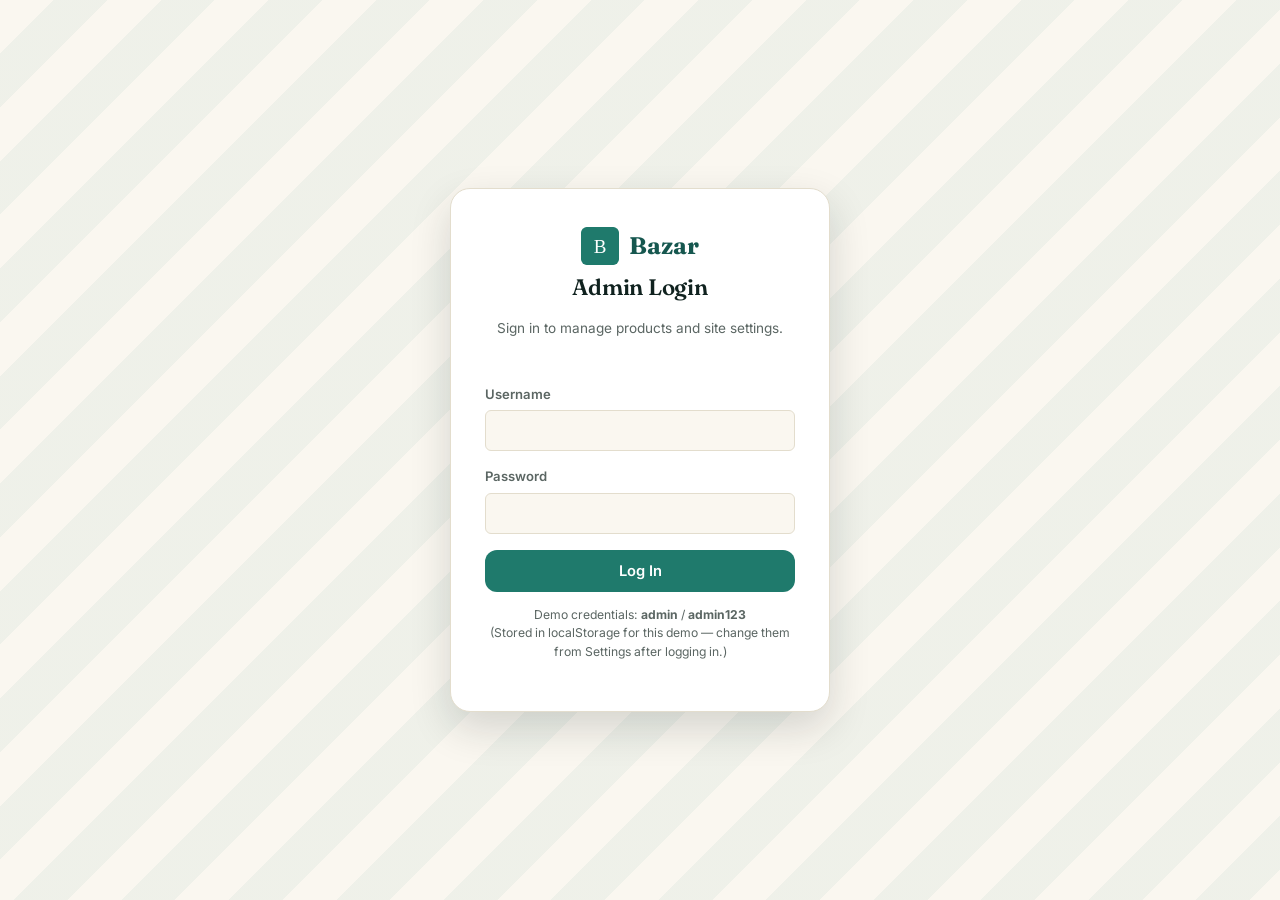
<file: admin-dashboard.html>
<!DOCTYPE html>
<html lang="en">
<head>
<meta charset="UTF-8">
<meta name="viewport" content="width=device-width, initial-scale=1.0">
<title>Dashboard | Bazar Admin</title>
<link rel="preconnect" href="https://fonts.googleapis.com">
<link href="https://fonts.googleapis.com/css2?family=Fraunces:wght@500;600;700&family=Inter:wght@400;500;600;700&family=JetBrains+Mono:wght@500;700&display=swap" rel="stylesheet">
<link rel="stylesheet" href="css/style.css">
<link rel="stylesheet" href="css/admin.css">
</head>
<body class="admin-body" data-require-auth="true">

<div class="admin-shell">
  <aside class="admin-sidebar">
    <div class="brand">
      <img class="brand-logo" data-bind="logo" alt="Site logo">
      <span class="brand-name" data-bind="siteName">Bazar</span>
    </div>
    <a class="nav-link active" href="admin-dashboard.html">📦 Products</a>
    <a class="nav-link" href="admin-settings.html">⚙️ Settings</a>
    <a class="nav-link" href="index.html" target="_blank">🌐 View site</a>
    <div class="nav-spacer"></div>
    <button class="nav-link" id="logoutBtn" style="text-align:left;border:none;background:none;width:100%;">🚪 Logout</button>
  </aside>

  <main class="admin-main">
    <div class="admin-topbar">
      <h1>Products</h1>
      <button class="btn btn-primary" id="addProductBtn">+ Add New Product</button>
    </div>

    <div class="stat-row">
      <div class="stat-card"><div class="num" id="statTotal">0</div><div class="lbl">Total listings</div></div>
      <div class="stat-card"><div class="num" id="statCities">0</div><div class="lbl">Cities covered</div></div>
    </div>

    <div class="table-wrap">
      <table class="admin-table">
        <thead>
          <tr><th>Image</th><th>Name</th><th>Price</th><th>City</th><th>WhatsApp</th><th>Actions</th></tr>
        </thead>
        <tbody id="productTableBody"></tbody>
      </table>
    </div>
  </main>
</div>

<script src="js/settings.js"></script>
<script src="js/drive-upload.js"></script>
<script src="js/admin.js"></script>
</body>
</html>
</file>
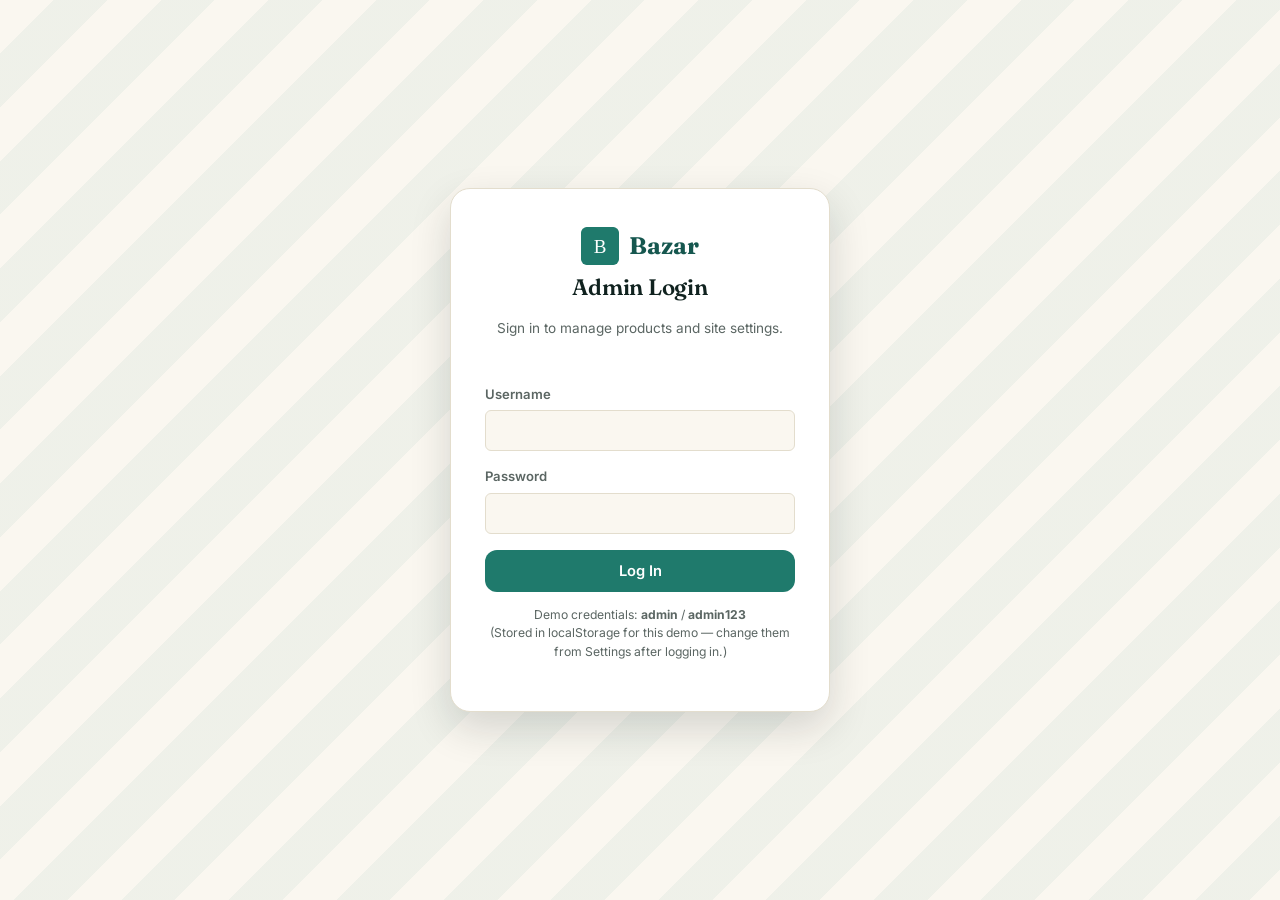
<file: admin-product-form.html>
<!DOCTYPE html>
<html lang="en">
<head>
<meta charset="UTF-8">
<meta name="viewport" content="width=device-width, initial-scale=1.0">
<title>Add Product | Bazar Admin</title>
<link rel="preconnect" href="https://fonts.googleapis.com">
<link href="https://fonts.googleapis.com/css2?family=Fraunces:wght@500;600;700&family=Inter:wght@400;500;600;700&family=JetBrains+Mono:wght@500;700&display=swap" rel="stylesheet">
<link rel="stylesheet" href="css/style.css">
<link rel="stylesheet" href="css/admin.css">
</head>
<body class="admin-body" data-require-auth="true">

<div class="admin-shell">
  <aside class="admin-sidebar">
    <div class="brand">
      <img class="brand-logo" data-bind="logo" alt="Site logo">
      <span class="brand-name" data-bind="siteName">Bazar</span>
    </div>
    <a class="nav-link active" href="admin-dashboard.html">📦 Products</a>
    <a class="nav-link" href="admin-settings.html">⚙️ Settings</a>
    <a class="nav-link" href="index.html" target="_blank">🌐 View site</a>
    <div class="nav-spacer"></div>
    <button class="nav-link" id="logoutBtn" style="text-align:left;border:none;background:none;width:100%;">🚪 Logout</button>
  </aside>

  <main class="admin-main">
    <div class="admin-topbar">
      <h1 id="formTitle">Add New Product</h1>
      <a href="admin-dashboard.html" class="btn btn-outline">&larr; Back to list</a>
    </div>

    <div class="form-card">
      <div class="image-upload-box">
        <img id="imagePreview" style="display:none;" alt="Preview">
        <div class="field" style="text-align:left;">
          <label for="imageFile">Product image (upload from your device)</label>
          <input type="file" id="imageFile" accept="image/*">
        </div>
        <button type="button" class="btn btn-outline" id="driveUploadBtn">☁️ Upload selected file to Google Drive instead</button>
        <p class="hint" id="driveStatus">Optional — if Google Drive isn't configured yet, the locally chosen file above is used directly.</p>
      </div>

      <form id="productForm">
        <div class="form-grid">
          <div class="field"><label for="name">Product Name</label><input type="text" id="name" required></div>
          <div class="field"><label for="price">Price (₹)</label><input type="number" id="price" min="0" required></div>
          <div class="field"><label for="age">Product Age</label><input type="text" id="age" placeholder="e.g. 6 Months" required></div>
          <div class="field"><label for="city">City</label><input type="text" id="city" required></div>
          <div class="field full"><label for="address">Address</label><input type="text" id="address" required></div>
          <div class="field full"><label for="description">Description</label><textarea id="description" required></textarea></div>
          <div class="field"><label for="whatsapp">WhatsApp Number (with country code, digits only)</label><input type="text" id="whatsapp" placeholder="919999999999" required></div>
        </div>
        <div class="form-actions">
          <button type="submit" class="btn btn-primary">Save Product</button>
          <a href="admin-dashboard.html" class="btn btn-outline">Cancel</a>
        </div>
      </form>
    </div>
  </main>
</div>

<script src="js/settings.js"></script>
<script src="js/drive-upload.js"></script>
<script src="js/admin.js"></script>
</body>
</html>
</file>
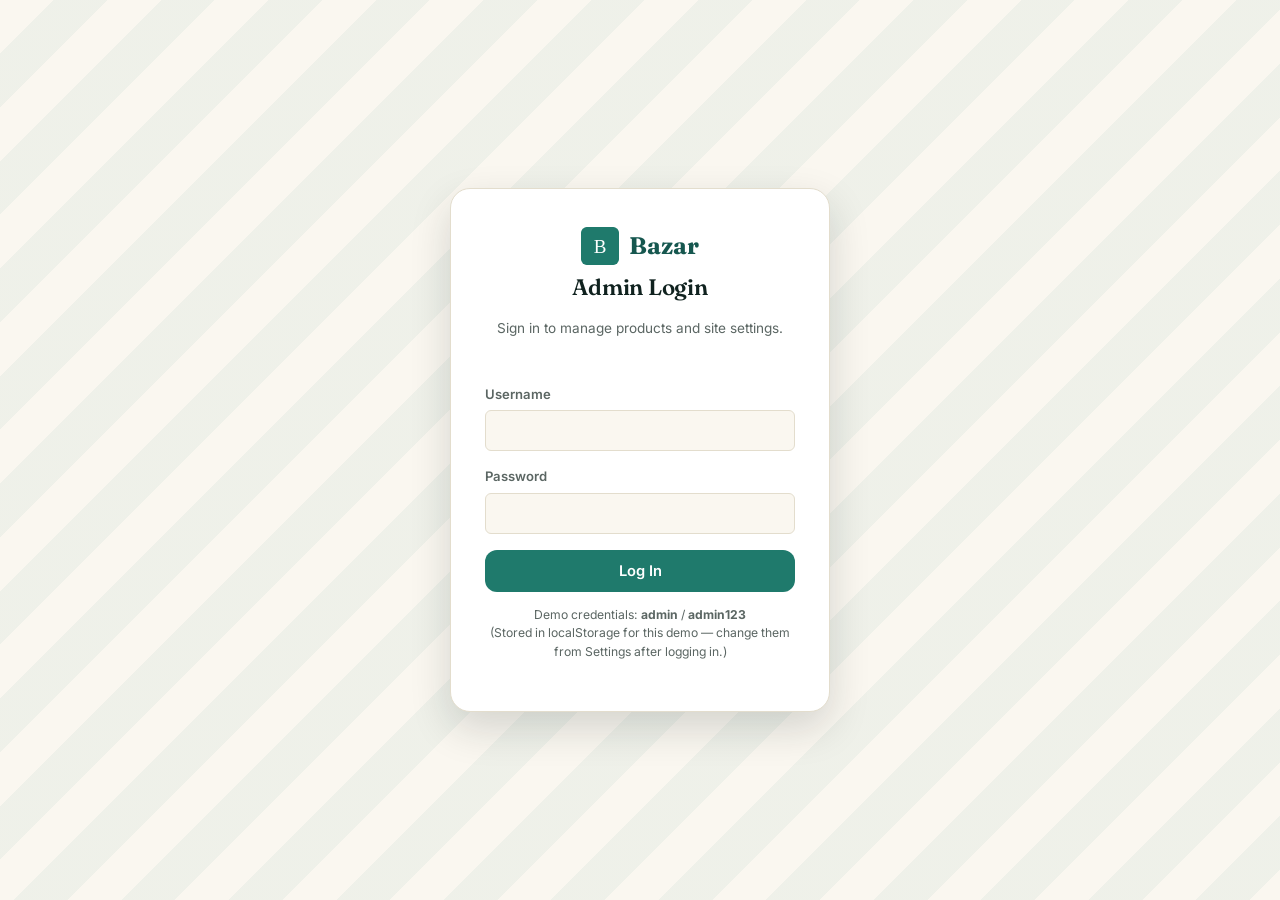
<file: admin-settings.html>
<!DOCTYPE html>
<html lang="en">
<head>
<meta charset="UTF-8">
<meta name="viewport" content="width=device-width, initial-scale=1.0">
<title>Settings | Bazar Admin</title>
<link rel="preconnect" href="https://fonts.googleapis.com">
<link href="https://fonts.googleapis.com/css2?family=Fraunces:wght@500;600;700&family=Inter:wght@400;500;600;700&family=JetBrains+Mono:wght@500;700&display=swap" rel="stylesheet">
<link rel="stylesheet" href="css/style.css">
<link rel="stylesheet" href="css/admin.css">
</head>
<body class="admin-body" data-require-auth="true">

<div class="admin-shell">
  <aside class="admin-sidebar">
    <div class="brand">
      <img class="brand-logo" data-bind="logo" alt="Site logo">
      <span class="brand-name" data-bind="siteName">Bazar</span>
    </div>
    <a class="nav-link" href="admin-dashboard.html">📦 Products</a>
    <a class="nav-link active" href="admin-settings.html">⚙️ Settings</a>
    <a class="nav-link" href="index.html" target="_blank">🌐 View site</a>
    <div class="nav-spacer"></div>
    <button class="nav-link" id="logoutBtn" style="text-align:left;border:none;background:none;width:100%;">🚪 Logout</button>
  </aside>

  <main class="admin-main">
    <div class="admin-topbar"><h1>Website Settings</h1></div>

    <div class="form-card" style="margin-bottom:24px;">
      <h3 style="margin-top:0;">Branding</h3>
      <form id="settingsForm" class="settings-grid">
        <div class="logo-preview-row">
          <img id="logoPreview" alt="Logo preview">
          <div class="field" style="margin:0;flex:1;">
            <label for="logoFile">Website Logo</label>
            <input type="file" id="logoFile" accept="image/*">
          </div>
        </div>
        <div class="field"><label for="siteName">Website Name</label><input type="text" id="siteName" required></div>
        <div class="field"><label for="headerTitle">Header Title / Tagline</label><input type="text" id="headerTitle" required></div>
        <div class="form-actions"><button type="submit" class="btn btn-primary">Save Settings</button></div>
      </form>
    </div>

    <div class="form-card">
      <h3 style="margin-top:0;">Admin Login Credentials</h3>
      <form id="credsForm" class="settings-grid">
        <div class="field"><label for="newUsername">Username</label><input type="text" id="newUsername" required></div>
        <div class="field"><label for="newPassword">New Password</label><input type="password" id="newPassword" placeholder="Enter a new password" required></div>
        <div class="form-actions"><button type="submit" class="btn btn-outline">Update Credentials</button></div>
      </form>
    </div>
  </main>
</div>

<script src="js/settings.js"></script>
<script src="js/admin.js"></script>
</body>
</html>
</file>
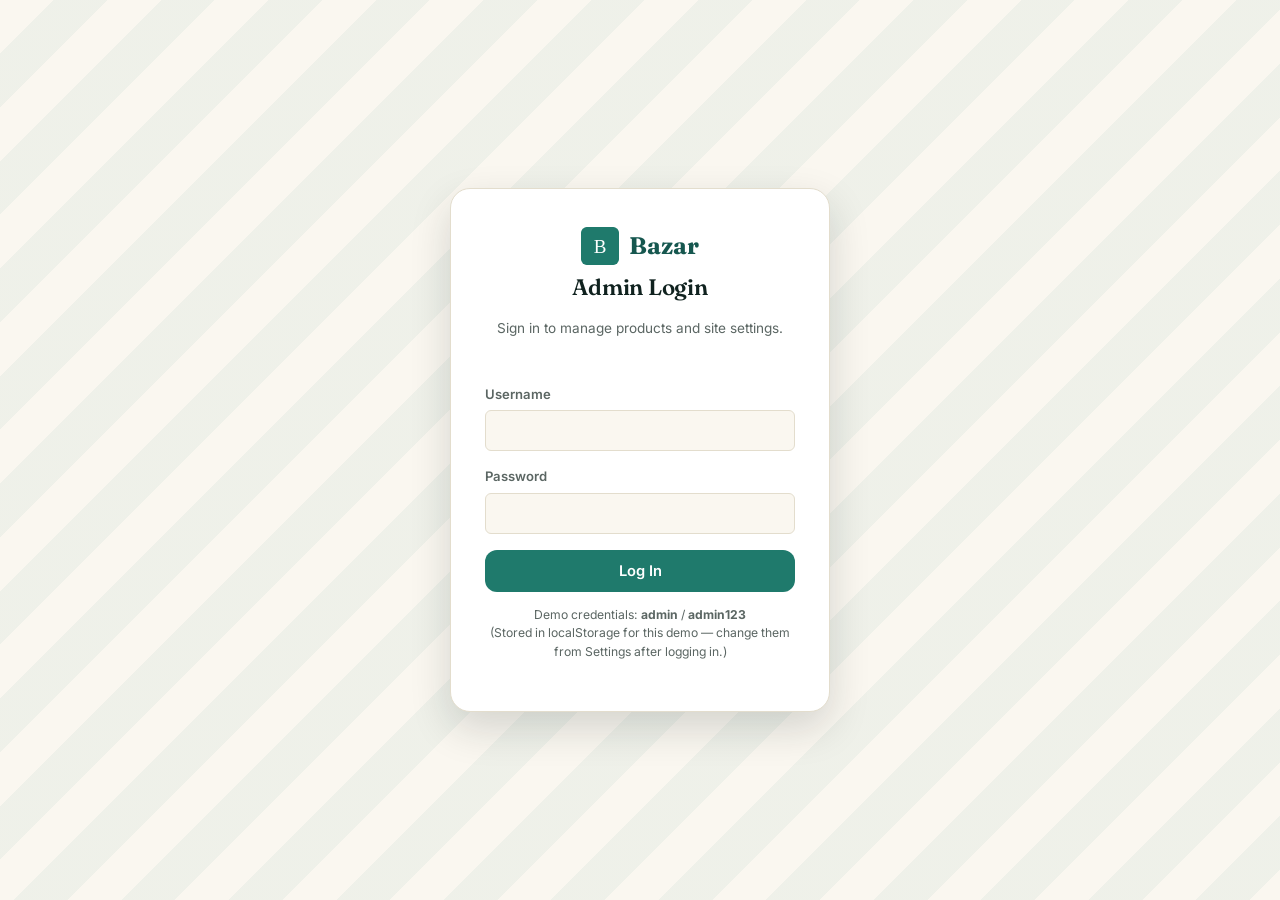
<file: admin.html>
<!DOCTYPE html>
<html lang="en">
<head>
<meta charset="UTF-8">
<meta name="viewport" content="width=device-width, initial-scale=1.0">
<title>Admin Login | Bazar</title>
<link rel="preconnect" href="https://fonts.googleapis.com">
<link href="https://fonts.googleapis.com/css2?family=Fraunces:wght@500;600;700&family=Inter:wght@400;500;600;700&family=JetBrains+Mono:wght@500;700&display=swap" rel="stylesheet">
<link rel="stylesheet" href="css/style.css">
<link rel="stylesheet" href="css/admin.css">
</head>
<body class="admin-body">

<div class="login-wrap">
  <div class="login-card">
    <div class="brand">
      <img class="brand-logo" data-bind="logo" alt="Site logo">
      <span class="brand-name" data-bind="siteName">Bazar</span>
    </div>
    <h1>Admin Login</h1>
    <p class="sub">Sign in to manage products and site settings.</p>

    <p class="login-error" id="loginError"></p>

    <form id="loginForm">
      <div class="field">
        <label for="username">Username</label>
        <input type="text" id="username" autocomplete="username" required>
      </div>
      <div class="field">
        <label for="password">Password</label>
        <input type="password" id="password" autocomplete="current-password" required>
      </div>
      <button type="submit" class="btn btn-primary" style="width:100%;">Log In</button>
    </form>

    <p class="login-hint">Demo credentials: <strong>admin</strong> / <strong>admin123</strong><br>
    (Stored in localStorage for this demo — change them from Settings after logging in.)</p>
  </div>
</div>

<script src="js/settings.js"></script>
<script src="js/admin.js"></script>
</body>
</html>
</file>
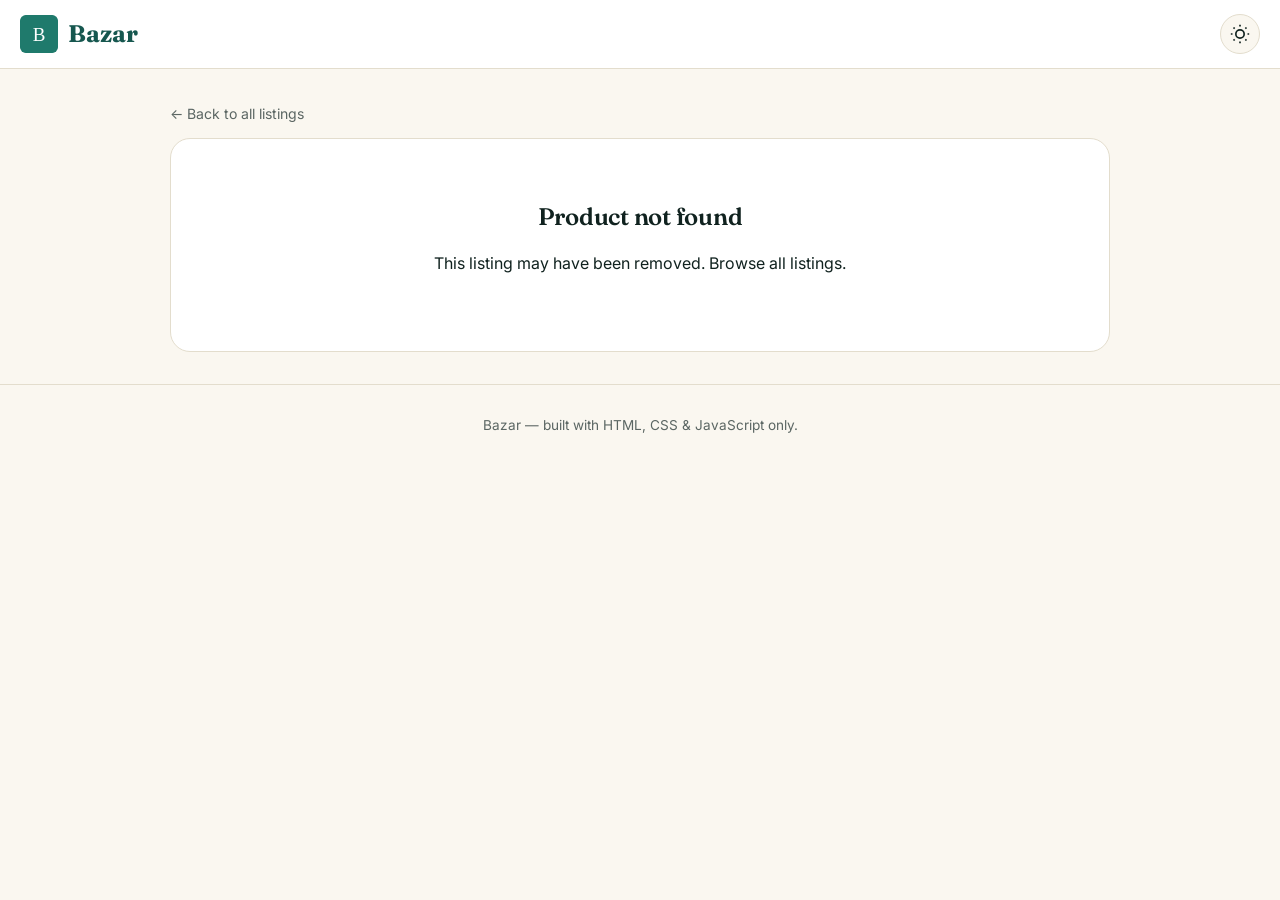
<file: product.html>
<!DOCTYPE html>
<html lang="en">
<head>
<meta charset="UTF-8">
<meta name="viewport" content="width=device-width, initial-scale=1.0">
<title>Product | Bazar</title>
<link rel="preconnect" href="https://fonts.googleapis.com">
<link href="https://fonts.googleapis.com/css2?family=Fraunces:wght@500;600;700&family=Inter:wght@400;500;600;700&family=JetBrains+Mono:wght@500;700&display=swap" rel="stylesheet">
<link rel="stylesheet" href="css/style.css">
<style>
  .pdp-wrap { max-width: 980px; margin: 32px auto; }
  .pdp-card { display: grid; grid-template-columns: 1fr 1fr; gap: 0; background: var(--surface); border: 1px solid var(--border); border-radius: var(--radius-lg); overflow: hidden; }
  .pdp-img-wrap { background: var(--teal-200); }
  .pdp-img { width: 100%; height: 100%; object-fit: cover; min-height: 320px; }
  .pdp-info { padding: 32px; display: flex; flex-direction: column; gap: 14px; }
  .back-link { display: inline-flex; gap: 6px; align-items: center; color: var(--text-soft); font-size: .88rem; margin-bottom: 14px; }
  @media (max-width: 760px) { .pdp-card { grid-template-columns: 1fr; } }
</style>
</head>
<body>

<header class="site-header">
  <div class="container header-top">
    <a href="index.html" class="brand">
      <img class="brand-logo" data-bind="logo" alt="Site logo">
      <span class="brand-name" data-bind="siteName">Bazar</span>
    </a>
    <div class="header-actions" style="margin-left:auto;">
      <button class="theme-toggle" id="themeToggle" aria-label="Toggle dark mode">
        <svg class="theme-toggle-icon-light" width="20" height="20" viewBox="0 0 24 24" fill="none" stroke="currentColor" stroke-width="2"><circle cx="12" cy="12" r="5"/><path d="M12 1v2M12 21v2M4.2 4.2l1.4 1.4M18.4 18.4l1.4 1.4M1 12h2M21 12h2M4.2 19.8l1.4-1.4M18.4 5.6l1.4-1.4"/></svg>
        <svg class="theme-toggle-icon-dark" style="display:none" width="20" height="20" viewBox="0 0 24 24" fill="currentColor"><path d="M21 12.8A9 9 0 1111.2 3a7 7 0 009.8 9.8z"/></svg>
      </button>
    </div>
  </div>
</header>

<main class="container pdp-wrap">
  <a href="index.html" class="back-link">&larr; Back to all listings</a>
  <div class="pdp-card" id="pdpCard">
    <!-- filled by inline script below -->
  </div>
</main>

<footer class="site-footer">
  <div class="container"><span data-bind="siteName">Bazar</span> — built with HTML, CSS &amp; JavaScript only.</div>
</footer>

<script src="js/settings.js"></script>
<script src="js/app.js"></script>
<script>
  document.getElementById("themeToggle").addEventListener("click", toggleTheme);

  // Read ?id=xxx from the URL and render a full product detail page.
  (function renderStandaloneProduct() {
    const id = new URLSearchParams(window.location.search).get("id");
    const product = getProducts().find(p => p.id === id);
    const card = document.getElementById("pdpCard");

    if (!product) {
      card.innerHTML = `<div style="padding:60px;text-align:center;grid-column:1/-1;">
        <h2>Product not found</h2>
        <p>This listing may have been removed. <a href="index.html">Browse all listings</a>.</p>
      </div>`;
      return;
    }

    card.innerHTML = `
      <div class="pdp-img-wrap"><img class="pdp-img" src="${product.imageUrl}" alt="${escapeHtml(product.name)}"></div>
      <div class="pdp-info">
        <h1>${escapeHtml(product.name)}</h1>
        <div class="modal-price-tag">${formatPrice(product.price)}</div>
        <div class="modal-meta-grid">
          <div><span class="label">Age</span><span class="value">${escapeHtml(product.age || "—")}</span></div>
          <div><span class="label">City</span><span class="value">${escapeHtml(product.city || "—")}</span></div>
          <div style="grid-column:1/-1;"><span class="label">Address</span><span class="value">${escapeHtml(product.address || "—")}</span></div>
        </div>
        <div class="modal-desc">
          <h4>Description</h4>
          <p>${escapeHtml(product.description || "No description provided.")}</p>
        </div>
        <a class="btn-whatsapp" href="${buildWhatsAppLink(product)}" target="_blank" rel="noopener">Contact on WhatsApp</a>
      </div>`;

    document.title = `${product.name} | Bazar`;
  })();
</script>
</body>
</html>
</file>
<file: css/style.css>
/* ============================================================
   BAZAR — Marketplace Stylesheet
   Design language: "Market Ledger" — a teal/ink trade-ledger
   palette with a warm amber accent (the price/deal color),
   stamp-style badges, and a grid that reads like stalls in
   a market row. Built with CSS variables so admin Settings
   can theme the storefront live.
   ============================================================ */

:root {
  /* ---- Brand palette (token system) ---- */
  --ink: #10221f;              /* near-black green-ink, headings */
  --teal-900: #0f3d3a;
  --teal-700: #16574f;
  --teal-500: #1f7a6c;         /* primary brand */
  --teal-200: #cfe8e1;
  --amber-500: #e08a2b;        /* price / deal accent */
  --amber-600: #c66f17;
  --paper: #faf7f0;            /* warm paper background */
  --paper-raised: #ffffff;
  --line: #e3ddcd;
  --ink-soft: #5b6663;
  --danger: #b3432b;
  --success: #2e7d4f;

  --radius-sm: 6px;
  --radius-md: 12px;
  --radius-lg: 20px;

  --shadow-sm: 0 1px 2px rgba(16,34,31,.06), 0 1px 1px rgba(16,34,31,.04);
  --shadow-md: 0 6px 16px rgba(16,34,31,.10);
  --shadow-lg: 0 16px 40px rgba(16,34,31,.16);

  --font-display: 'Fraunces', 'Georgia', serif;
  --font-body: 'Inter', system-ui, -apple-system, sans-serif;
  --font-mono: 'JetBrains Mono', 'Courier New', monospace;

  --container: 1240px;
  --transition: 180ms ease;

  --bg: var(--paper);
  --surface: var(--paper-raised);
  --text: var(--ink);
  --text-soft: var(--ink-soft);
  --border: var(--line);
}

/* ---- Dark theme override ---- */
[data-theme="dark"] {
  --bg: #0c1a18;
  --surface: #122724;
  --text: #eef3f1;
  --text-soft: #a9bab5;
  --border: #1f3a36;
  --teal-200: #1a3c37;
  --paper: #0c1a18;
  --paper-raised: #122724;
}

* { box-sizing: border-box; }
html, body { margin: 0; padding: 0; }

body {
  background: var(--bg);
  color: var(--text);
  font-family: var(--font-body);
  font-size: 16px;
  line-height: 1.5;
  transition: background var(--transition), color var(--transition);
  -webkit-font-smoothing: antialiased;
}

h1, h2, h3, h4 {
  font-family: var(--font-display);
  color: var(--text);
  margin: 0 0 .4em;
  font-weight: 600;
  letter-spacing: -0.01em;
}

a { color: inherit; text-decoration: none; }
img { max-width: 100%; display: block; }
button { font-family: inherit; cursor: pointer; }

.container {
  width: 100%;
  max-width: var(--container);
  margin: 0 auto;
  padding: 0 20px;
}

/* Visible keyboard focus everywhere */
a:focus-visible, button:focus-visible, input:focus-visible,
select:focus-visible, textarea:focus-visible {
  outline: 2px solid var(--amber-500);
  outline-offset: 2px;
}

@media (prefers-reduced-motion: reduce) {
  * { animation-duration: .001ms !important; transition-duration: .001ms !important; }
}

/* ============================================================
   HEADER
   ============================================================ */
.site-header {
  position: sticky;
  top: 0;
  z-index: 50;
  background: var(--surface);
  border-bottom: 1px solid var(--border);
}

.header-top {
  display: flex;
  align-items: center;
  gap: 20px;
  padding: 14px 0;
}

.brand {
  display: flex;
  align-items: center;
  gap: 10px;
  flex-shrink: 0;
}

.brand-logo {
  width: 38px;
  height: 38px;
  border-radius: var(--radius-sm);
  object-fit: cover;
  background: var(--teal-500);
}

.brand-name {
  font-family: var(--font-display);
  font-size: 1.5rem;
  font-weight: 700;
  color: var(--teal-700);
  white-space: nowrap;
}
[data-theme="dark"] .brand-name { color: var(--teal-200); }

.header-tagline {
  font-size: .8rem;
  color: var(--text-soft);
  display: none;
}

.search-bar {
  flex: 1;
  display: flex;
  align-items: center;
  background: var(--bg);
  border: 1px solid var(--border);
  border-radius: var(--radius-md);
  padding: 0 6px 0 14px;
  max-width: 560px;
}

.search-bar input {
  flex: 1;
  border: none;
  background: transparent;
  padding: 10px 6px;
  font-size: .95rem;
  color: var(--text);
}
.search-bar input:focus { outline: none; }

.search-bar svg { flex-shrink: 0; color: var(--text-soft); }

.header-actions {
  display: flex;
  align-items: center;
  gap: 10px;
  margin-left: auto;
}

.theme-toggle {
  width: 40px; height: 40px;
  border-radius: 50%;
  border: 1px solid var(--border);
  background: var(--bg);
  display: flex; align-items: center; justify-content: center;
  transition: transform var(--transition), background var(--transition);
  color: var(--text);
}
.theme-toggle:hover { transform: rotate(20deg); background: var(--teal-200); }

.btn-admin-link {
  font-size: .85rem;
  color: var(--text-soft);
  border: 1px solid var(--border);
  padding: 8px 14px;
  border-radius: var(--radius-md);
  transition: border-color var(--transition), color var(--transition);
}
.btn-admin-link:hover { border-color: var(--teal-500); color: var(--teal-500); }

/* City filter row */
.filter-row {
  display: flex;
  gap: 10px;
  align-items: center;
  padding: 12px 0;
  overflow-x: auto;
  border-top: 1px solid var(--border);
  scrollbar-width: thin;
}

.chip {
  flex-shrink: 0;
  padding: 7px 16px;
  border-radius: 999px;
  border: 1px solid var(--border);
  background: var(--bg);
  font-size: .82rem;
  color: var(--text-soft);
  transition: all var(--transition);
  white-space: nowrap;
}
.chip:hover { border-color: var(--teal-500); }
.chip.active {
  background: var(--teal-500);
  border-color: var(--teal-500);
  color: #fff;
  font-weight: 600;
}

/* ============================================================
   HERO
   ============================================================ */
.hero {
  padding: 38px 0 26px;
  border-bottom: 1px solid var(--border);
  background:
    repeating-linear-gradient(135deg, transparent, transparent 38px, rgba(31,122,108,0.035) 38px, rgba(31,122,108,0.035) 76px);
}

.hero-eyebrow {
  display: inline-flex;
  align-items: center;
  gap: 8px;
  font-family: var(--font-mono);
  font-size: .72rem;
  letter-spacing: .08em;
  text-transform: uppercase;
  color: var(--amber-600);
  background: rgba(224,138,43,.12);
  padding: 5px 10px;
  border-radius: 999px;
  margin-bottom: 14px;
}
.hero-eyebrow::before { content: "●"; font-size: .6rem; }

.hero h1 {
  font-size: clamp(1.7rem, 4vw, 2.6rem);
  max-width: 700px;
}
.hero p { color: var(--text-soft); max-width: 560px; margin: 0; }

/* ============================================================
   PRODUCT GRID
   ============================================================ */
.listing-meta {
  display: flex;
  justify-content: space-between;
  align-items: baseline;
  padding: 24px 0 12px;
  color: var(--text-soft);
  font-size: .88rem;
}

.product-grid {
  display: grid;
  grid-template-columns: repeat(auto-fill, minmax(230px, 1fr));
  gap: 18px;
  padding-bottom: 60px;
}

.product-card {
  background: var(--surface);
  border: 1px solid var(--border);
  border-radius: var(--radius-lg);
  overflow: hidden;
  cursor: pointer;
  transition: transform var(--transition), box-shadow var(--transition), border-color var(--transition);
  display: flex;
  flex-direction: column;
  animation: rise .4s ease backwards;
}

@keyframes rise {
  from { opacity: 0; transform: translateY(10px); }
  to { opacity: 1; transform: translateY(0); }
}

.product-card:hover {
  transform: translateY(-4px);
  box-shadow: var(--shadow-md);
  border-color: var(--teal-500);
}

.product-card-img {
  width: 100%;
  aspect-ratio: 1 / 1;
  object-fit: cover;
  background: var(--teal-200);
}

.product-card-body {
  padding: 14px 14px 16px;
  display: flex;
  flex-direction: column;
  gap: 4px;
  flex: 1;
}

.product-card-name {
  font-weight: 600;
  font-size: .96rem;
  color: var(--text);
  line-clamp: 2;
  -webkit-line-clamp: 2;
  display: -webkit-box;
  -webkit-box-orient: vertical;
  overflow: hidden;
}

.product-card-price {
  font-family: var(--font-mono);
  font-weight: 700;
  color: var(--amber-600);
  font-size: 1.05rem;
}

.product-card-city {
  display: flex;
  align-items: center;
  gap: 5px;
  font-size: .78rem;
  color: var(--text-soft);
  margin-top: auto;
}

.empty-state {
  grid-column: 1 / -1;
  text-align: center;
  padding: 70px 20px;
  color: var(--text-soft);
}
.empty-state h3 { color: var(--text); }

/* ============================================================
   PRODUCT DETAIL MODAL
   ============================================================ */
.modal-overlay {
  position: fixed;
  inset: 0;
  background: rgba(8, 18, 16, .55);
  backdrop-filter: blur(2px);
  display: flex;
  align-items: center;
  justify-content: center;
  z-index: 200;
  padding: 16px;
  opacity: 0;
  pointer-events: none;
  transition: opacity var(--transition);
}
.modal-overlay.open { opacity: 1; pointer-events: all; }

.modal-card {
  background: var(--surface);
  border-radius: var(--radius-lg);
  max-width: 880px;
  width: 100%;
  max-height: 88vh;
  overflow-y: auto;
  display: grid;
  grid-template-columns: 1fr 1fr;
  position: relative;
  box-shadow: var(--shadow-lg);
  transform: scale(.96);
  transition: transform var(--transition);
}
.modal-overlay.open .modal-card { transform: scale(1); }

.modal-close {
  position: absolute;
  top: 12px; right: 12px;
  width: 36px; height: 36px;
  border-radius: 50%;
  background: var(--surface);
  border: 1px solid var(--border);
  display: flex; align-items: center; justify-content: center;
  z-index: 5;
}

.modal-img-wrap { background: var(--teal-200); }
.modal-img { width: 100%; height: 100%; object-fit: cover; min-height: 280px; }

.modal-info { padding: 28px; display: flex; flex-direction: column; gap: 12px; }

.modal-info h2 { font-size: 1.5rem; margin: 0; }

.modal-price-tag {
  font-family: var(--font-mono);
  font-size: 1.6rem;
  font-weight: 700;
  color: var(--amber-600);
}

.modal-meta-grid {
  display: grid;
  grid-template-columns: 1fr 1fr;
  gap: 10px;
  font-size: .86rem;
  border-top: 1px solid var(--border);
  border-bottom: 1px solid var(--border);
  padding: 14px 0;
}
.modal-meta-grid .label { color: var(--text-soft); display: block; font-size: .72rem; text-transform: uppercase; letter-spacing: .04em; }
.modal-meta-grid .value { font-weight: 600; }

.modal-desc { color: var(--text-soft); font-size: .92rem; line-height: 1.6; }
.modal-desc h4 { font-size: .8rem; text-transform: uppercase; letter-spacing: .04em; color: var(--text-soft); margin-bottom: 6px; }

.btn-whatsapp {
  display: flex;
  align-items: center;
  justify-content: center;
  gap: 10px;
  background: #25963f;
  color: #fff;
  padding: 14px 18px;
  border-radius: var(--radius-md);
  border: none;
  font-weight: 600;
  font-size: .98rem;
  margin-top: auto;
  transition: background var(--transition), transform var(--transition);
}
.btn-whatsapp:hover { background: #1f7d34; transform: translateY(-1px); }

@media (max-width: 700px) {
  .modal-card { grid-template-columns: 1fr; }
  .modal-img { min-height: 220px; }
}

/* ============================================================
   FOOTER
   ============================================================ */
.site-footer {
  border-top: 1px solid var(--border);
  padding: 30px 0;
  color: var(--text-soft);
  font-size: .85rem;
  text-align: center;
}

/* ============================================================
   SHARED FORM ELEMENTS (used by admin too)
   ============================================================ */
.field { display: flex; flex-direction: column; gap: 6px; margin-bottom: 16px; }
.field label { font-size: .82rem; font-weight: 600; color: var(--text-soft); }
.field input, .field select, .field textarea {
  border: 1px solid var(--border);
  background: var(--bg);
  color: var(--text);
  padding: 10px 12px;
  border-radius: var(--radius-sm);
  font-size: .95rem;
  font-family: inherit;
}
.field textarea { resize: vertical; min-height: 90px; }
.field input:focus, .field select:focus, .field textarea:focus { border-color: var(--teal-500); outline: none; }

.btn {
  display: inline-flex;
  align-items: center;
  justify-content: center;
  gap: 8px;
  padding: 11px 20px;
  border-radius: var(--radius-md);
  border: 1px solid transparent;
  font-weight: 600;
  font-size: .92rem;
  transition: all var(--transition);
}
.btn-primary { background: var(--teal-500); color: #fff; }
.btn-primary:hover { background: var(--teal-700); }
.btn-outline { background: transparent; border-color: var(--border); color: var(--text); }
.btn-outline:hover { border-color: var(--teal-500); color: var(--teal-500); }
.btn-danger { background: transparent; border-color: var(--danger); color: var(--danger); }
.btn-danger:hover { background: var(--danger); color: #fff; }

/* Toast */
.toast {
  position: fixed;
  bottom: 24px; left: 50%;
  transform: translateX(-50%) translateY(10px);
  background: var(--ink);
  color: #fff;
  padding: 12px 20px;
  border-radius: var(--radius-md);
  font-size: .88rem;
  z-index: 500;
  opacity: 0;
  pointer-events: none;
  transition: all var(--transition);
  box-shadow: var(--shadow-md);
}
.toast.show { opacity: 1; transform: translateX(-50%) translateY(0); }

@media (max-width: 720px) {
  .header-tagline { display: none; }
  .brand-name { font-size: 1.2rem; }
  .search-bar { order: 3; flex-basis: 100%; }
  .header-top { flex-wrap: wrap; }
  .header-actions { margin-left: 0; }
}
</file>
<file: css/admin.css>
/* ============================================================
   BAZAR — Admin Panel Stylesheet
   Loaded alongside style.css; reuses the same design tokens
   ("Market Ledger" palette) and adds layout for the dashboard
   shell, tables, login screen, and settings forms.
   ============================================================ */

.admin-body { background: var(--bg); min-height: 100vh; }

/* ---------- Login screen ---------- */
.login-wrap {
  min-height: 100vh;
  display: flex;
  align-items: center;
  justify-content: center;
  padding: 20px;
  background:
    repeating-linear-gradient(135deg, transparent, transparent 38px, rgba(31,122,108,0.05) 38px, rgba(31,122,108,0.05) 76px),
    var(--bg);
}

.login-card {
  background: var(--surface);
  border: 1px solid var(--border);
  border-radius: var(--radius-lg);
  padding: 38px 34px;
  width: 100%;
  max-width: 380px;
  box-shadow: var(--shadow-lg);
}

.login-card .brand { justify-content: center; margin-bottom: 6px; }
.login-card h1 { text-align: center; font-size: 1.4rem; }
.login-card .sub { text-align: center; color: var(--text-soft); font-size: .85rem; margin-bottom: 22px; }
.login-hint { font-size: .76rem; color: var(--text-soft); text-align: center; margin-top: 14px; }
.login-error { color: var(--danger); font-size: .82rem; text-align: center; min-height: 18px; margin-bottom: 6px; }

/* ---------- Dashboard shell ---------- */
.admin-shell { display: flex; min-height: 100vh; }

.admin-sidebar {
  width: 230px;
  flex-shrink: 0;
  background: var(--teal-900);
  color: #eef3f1;
  padding: 22px 16px;
  display: flex;
  flex-direction: column;
  gap: 4px;
}
[data-theme="dark"] .admin-sidebar { background: #081715; }

.admin-sidebar .brand { color: #fff; margin-bottom: 24px; padding: 0 6px; }
.admin-sidebar .brand-name { color: #fff; font-size: 1.2rem; }

.nav-link {
  display: flex;
  align-items: center;
  gap: 10px;
  padding: 10px 12px;
  border-radius: var(--radius-sm);
  color: #cfe3df;
  font-size: .9rem;
  transition: background var(--transition);
}
.nav-link:hover { background: rgba(255,255,255,.08); }
.nav-link.active { background: var(--amber-500); color: #1a1206; font-weight: 600; }

.nav-spacer { flex: 1; }

.admin-main { flex: 1; padding: 28px 32px; max-width: 100%; overflow-x: hidden; }

.admin-topbar {
  display: flex;
  align-items: center;
  justify-content: space-between;
  margin-bottom: 24px;
  flex-wrap: wrap;
  gap: 12px;
}
.admin-topbar h1 { font-size: 1.5rem; margin: 0; }

.stat-row {
  display: grid;
  grid-template-columns: repeat(auto-fit, minmax(160px, 1fr));
  gap: 14px;
  margin-bottom: 26px;
}
.stat-card {
  background: var(--surface);
  border: 1px solid var(--border);
  border-radius: var(--radius-md);
  padding: 16px 18px;
}
.stat-card .num { font-family: var(--font-mono); font-size: 1.6rem; font-weight: 700; color: var(--teal-500); }
.stat-card .lbl { font-size: .78rem; color: var(--text-soft); text-transform: uppercase; letter-spacing: .03em; }

/* ---------- Tables ---------- */
.table-wrap {
  background: var(--surface);
  border: 1px solid var(--border);
  border-radius: var(--radius-md);
  overflow-x: auto;
}
table.admin-table { width: 100%; border-collapse: collapse; min-width: 680px; }
table.admin-table th, table.admin-table td {
  text-align: left;
  padding: 12px 16px;
  border-bottom: 1px solid var(--border);
  font-size: .88rem;
}
table.admin-table th { color: var(--text-soft); font-weight: 600; font-size: .76rem; text-transform: uppercase; letter-spacing: .03em; }
table.admin-table tr:last-child td { border-bottom: none; }
.table-thumb { width: 46px; height: 46px; border-radius: var(--radius-sm); object-fit: cover; background: var(--teal-200); }
.row-actions { display: flex; gap: 8px; }
.row-actions button { padding: 6px 12px; font-size: .78rem; }

/* ---------- Product form ---------- */
.form-card {
  background: var(--surface);
  border: 1px solid var(--border);
  border-radius: var(--radius-md);
  padding: 24px;
  max-width: 720px;
}
.form-grid { display: grid; grid-template-columns: 1fr 1fr; gap: 0 18px; }
.form-grid .field.full { grid-column: 1 / -1; }

.image-upload-box {
  border: 1px dashed var(--border);
  border-radius: var(--radius-md);
  padding: 18px;
  text-align: center;
  margin-bottom: 16px;
}
.image-upload-box img { max-height: 140px; margin: 0 auto 10px; border-radius: var(--radius-sm); }
.image-upload-box .hint { font-size: .76rem; color: var(--text-soft); margin-top: 6px; }

.form-actions { display: flex; gap: 10px; margin-top: 8px; }

/* ---------- Settings page ---------- */
.settings-grid { display: grid; gap: 20px; max-width: 600px; }
.logo-preview-row { display: flex; align-items: center; gap: 14px; margin-bottom: 8px; }
.logo-preview-row img { width: 56px; height: 56px; border-radius: var(--radius-sm); object-fit: cover; background: var(--teal-200); }

@media (max-width: 880px) {
  .admin-shell { flex-direction: column; }
  .admin-sidebar { width: 100%; flex-direction: row; align-items: center; overflow-x: auto; padding: 12px; }
  .admin-sidebar .brand { margin-bottom: 0; }
  .nav-spacer { display: none; }
  .admin-main { padding: 20px; }
  .form-grid { grid-template-columns: 1fr; }
}
</file>
